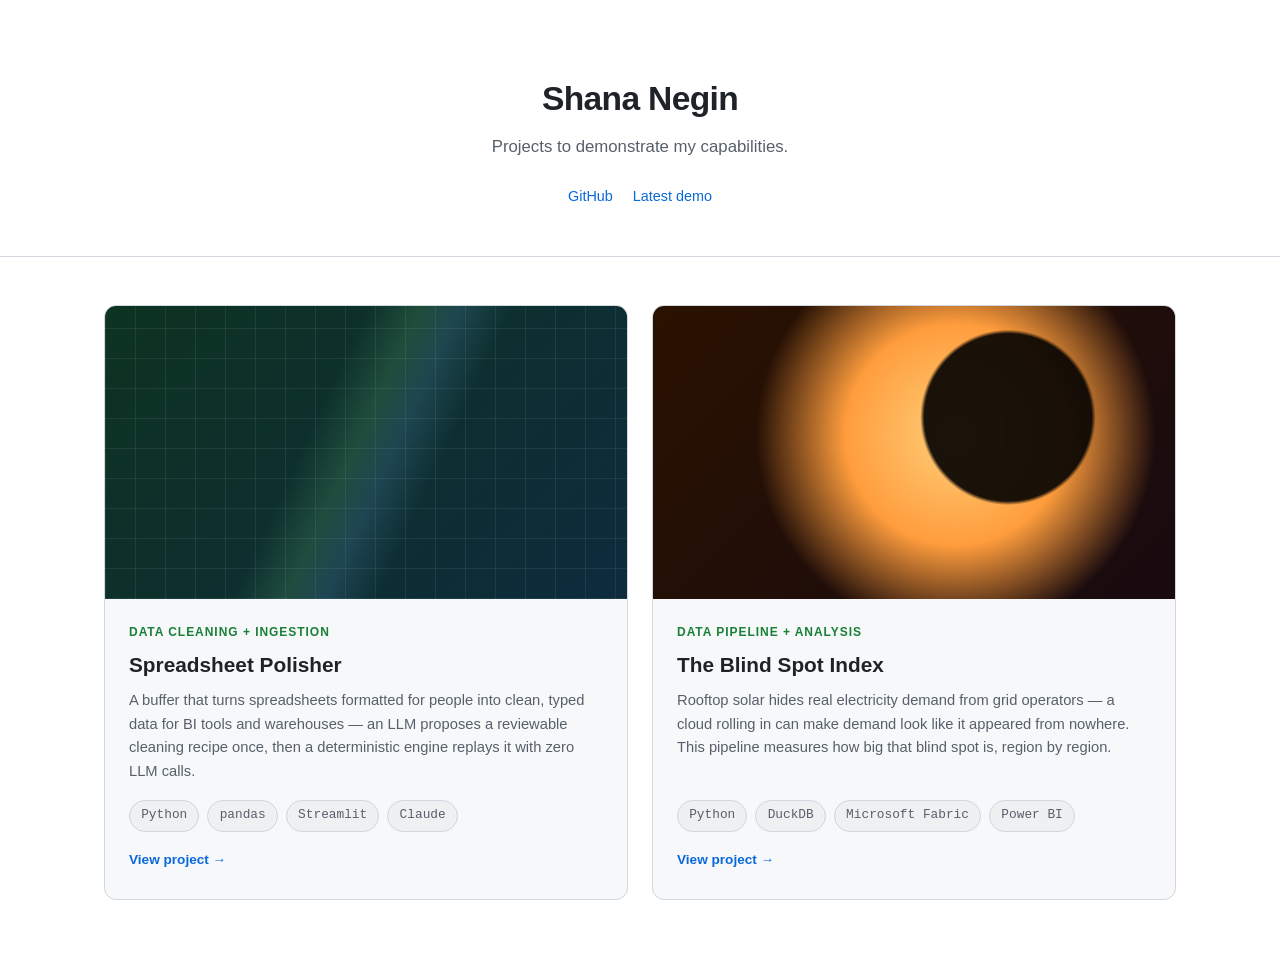
<file: index.html>
<!DOCTYPE html>
<html lang="en">
<head>
<meta charset="UTF-8">
<meta name="viewport" content="width=device-width, initial-scale=1.0">
<title>Shana Negin — Portfolio</title>
<meta name="description" content="Portfolio of data engineering projects — Spreadsheet Polisher and the Blind Spot Index.">
<link rel="stylesheet" href="assets/style.css">
</head>
<body>

<header class="hero">
  <h1>Shana Negin</h1>
  <p class="tagline">Projects to demonstrate my capabilities.</p>
  <div class="links">
    <a href="https://github.com/twofivesha" target="_blank" rel="noopener">GitHub</a>
    <a href="https://youtu.be/llYQRg-keBA" target="_blank" rel="noopener">Latest demo</a>
  </div>
</header>

<main class="wide">
  <div class="gallery">

    <a class="card" href="projects/spreadsheet-polisher.html">
      <div class="card-art card-art--polisher"></div>
      <div class="card-body">
        <div class="kicker">Data cleaning + ingestion</div>
        <h2 class="card-title">Spreadsheet Polisher</h2>
        <p class="card-summary">
          A buffer that turns spreadsheets formatted for people into clean, typed data
          for BI tools and warehouses — an LLM proposes a reviewable cleaning recipe
          once, then a deterministic engine replays it with zero LLM calls.
        </p>
        <div class="tags">
          <span class="tag">Python</span>
          <span class="tag">pandas</span>
          <span class="tag">Streamlit</span>
          <span class="tag">Claude</span>
        </div>
        <span class="card-cta">View project &rarr;</span>
      </div>
    </a>

    <a class="card" href="projects/blindspot.html">
      <div class="card-art card-art--blindspot"></div>
      <div class="card-body">
        <div class="kicker">Data pipeline + analysis</div>
        <h2 class="card-title">The Blind Spot Index</h2>
        <p class="card-summary">
          Rooftop solar hides real electricity demand from grid operators — a cloud
          rolling in can make demand look like it appeared from nowhere. This pipeline
          measures how big that blind spot is, region by region.
        </p>
        <div class="tags">
          <span class="tag">Python</span>
          <span class="tag">DuckDB</span>
          <span class="tag">Microsoft Fabric</span>
          <span class="tag">Power BI</span>
        </div>
        <span class="card-cta">View project &rarr;</span>
      </div>
    </a>

  </div>
</main>

</body>
</html>
</file>
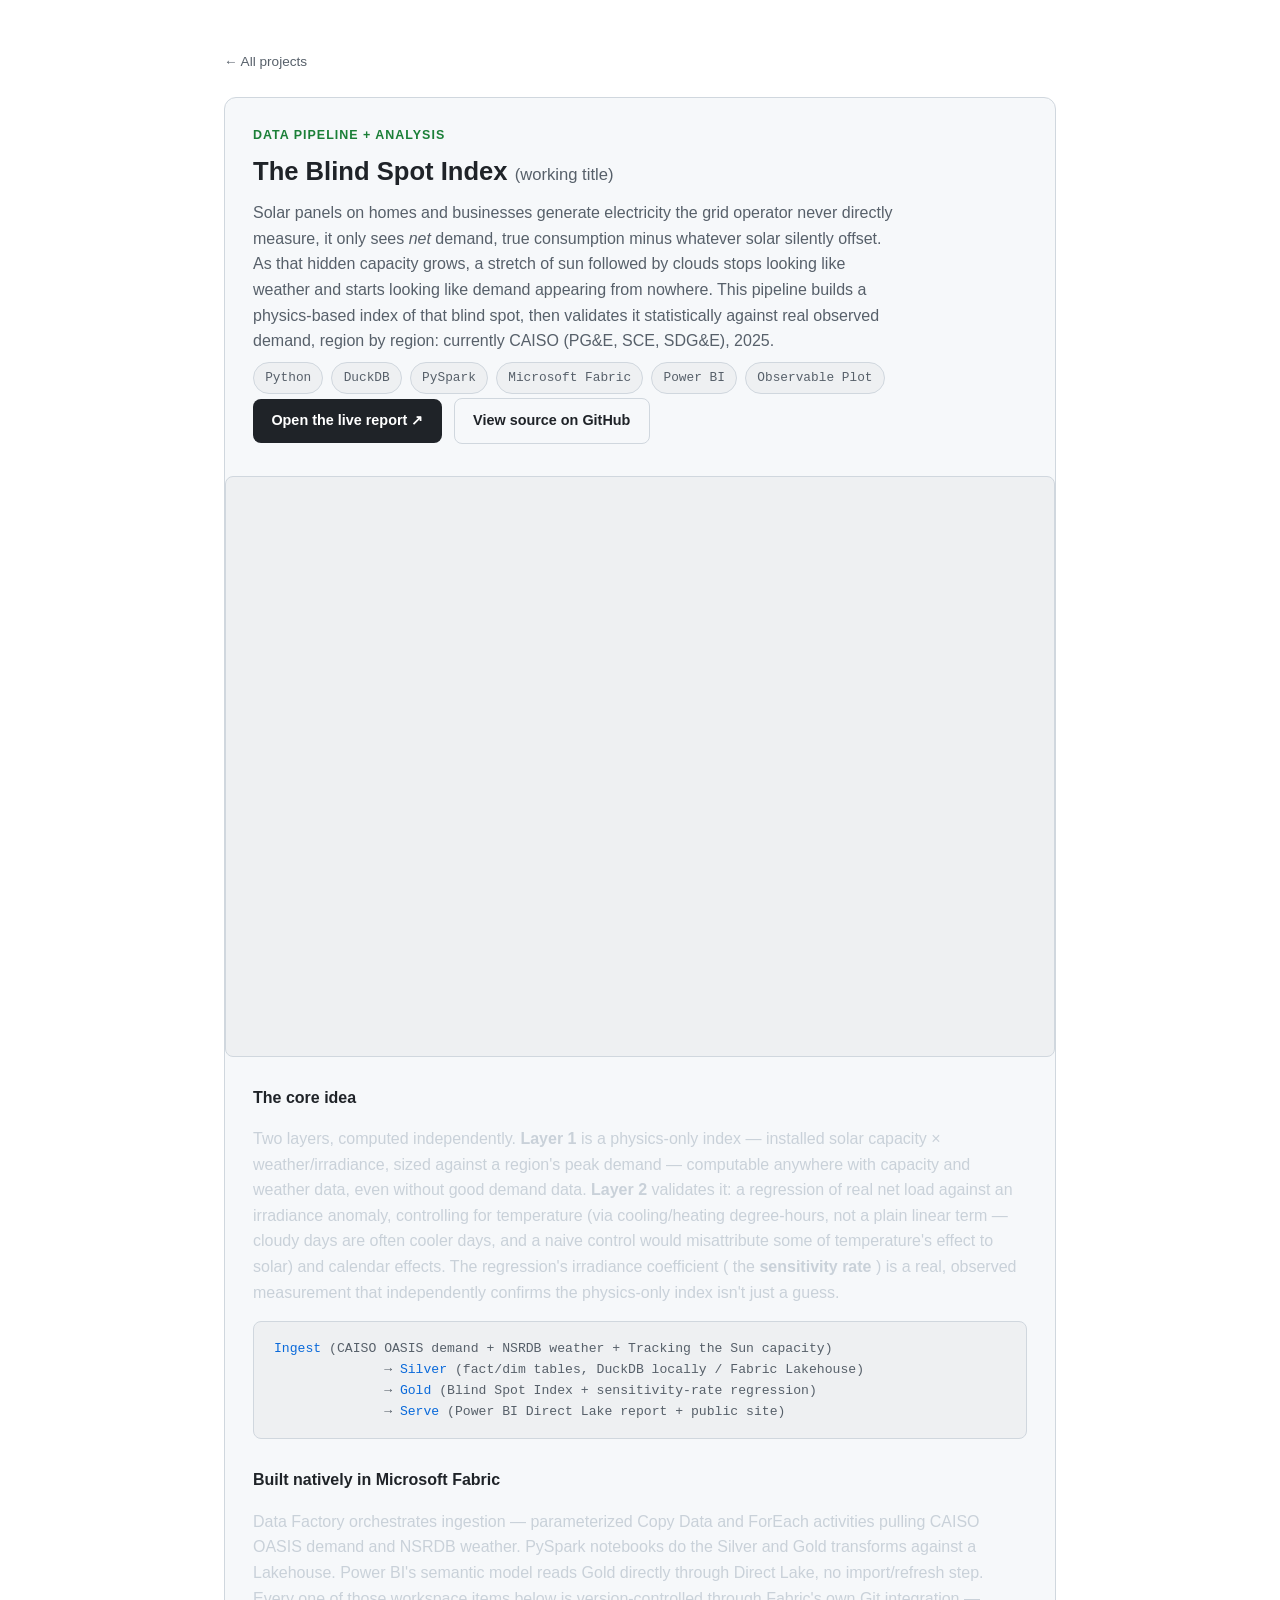
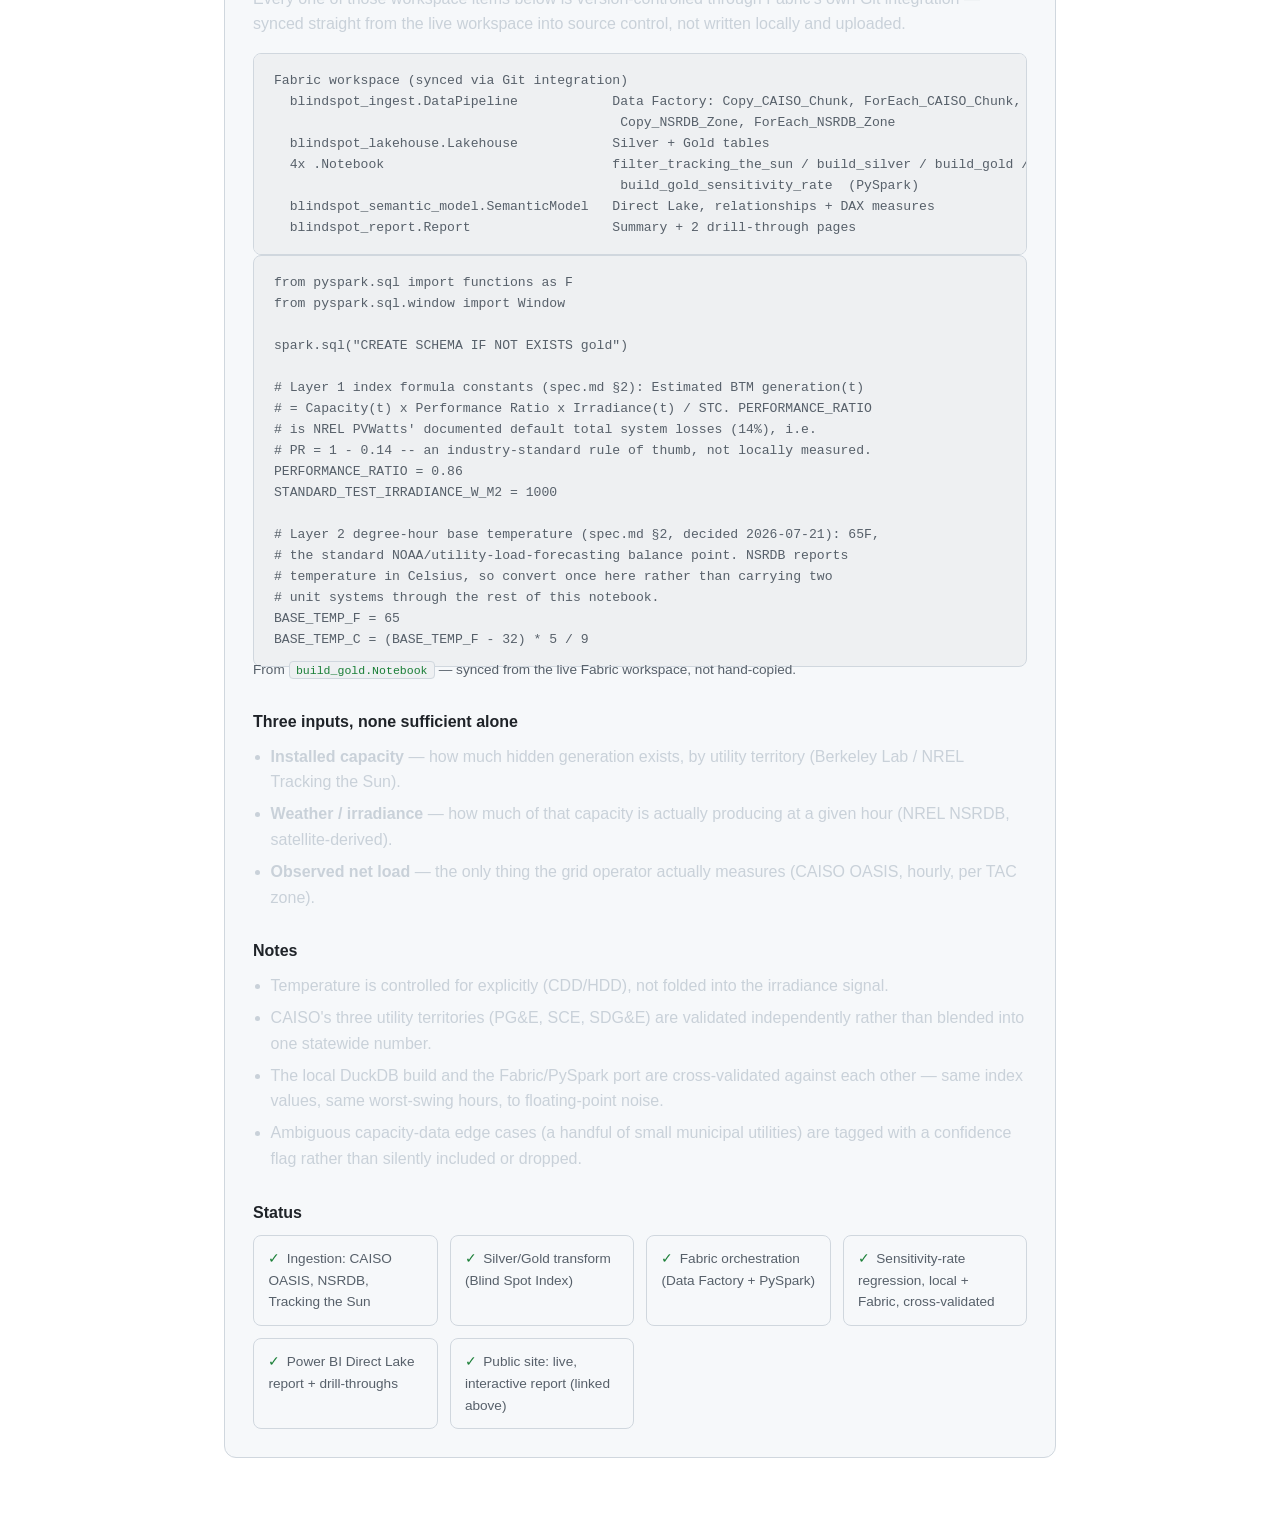
<file: projects/blindspot.html>
<!DOCTYPE html>
<html lang="en">
<head>
<meta charset="UTF-8">
<meta name="viewport" content="width=device-width, initial-scale=1.0">
<title>The Blind Spot Index — Shana Negin</title>
<meta name="description" content="A data pipeline that measures how much behind-the-meter solar hides real electricity demand from grid operators, region by region.">
<link rel="stylesheet" href="../assets/style.css">
</head>
<body>

<main>
  <a class="back-link" href="../index.html">&larr; All projects</a>

  <article class="project">
    <div class="project-header">
      <div class="kicker">Data pipeline + analysis</div>
      <h2>The Blind Spot Index <span style="font-weight:400; color:var(--text-dim); font-size:0.65em;">(working title)</span></h2>
      <p class="summary">
        Solar panels on homes and businesses generate electricity the grid operator
        never directly measure, it only sees <em>net</em> demand, true consumption
        minus whatever solar silently offset. As that hidden capacity grows, a stretch
        of sun followed by clouds stops looking like weather and starts looking like
        demand appearing from nowhere. This pipeline builds a physics-based index of
        that blind spot, then validates it statistically against real observed demand,
        region by region: currently CAISO (PG&amp;E, SCE, SDG&amp;E), 2025.
      </p>
      <div class="tags">
        <span class="tag">Python</span>
        <span class="tag">DuckDB</span>
        <span class="tag">PySpark</span>
        <span class="tag">Microsoft Fabric</span>
        <span class="tag">Power BI</span>
        <span class="tag">Observable Plot</span>
      </div>
      <div class="cta-row">
        <a class="report-cta" href="blindspot/index.html" target="_blank" rel="noopener">Open the live report &#8599;</a>
        <a class="report-cta report-cta--secondary" href="https://github.com/twofivesha/BlindSpot" target="_blank" rel="noopener">View source on GitHub</a>
      </div>
    </div>

    <!-- One wide graphic on desktop; the same four panels as a swipeable
         carousel on mobile. Each <img> falls back to a 1x1 transparent GIF so
         the browser only ever downloads the variant its breakpoint matches —
         CSS display:none does NOT stop a fetch, but an unmatched <source> does. -->
    <figure class="project-hero">
      <picture>
        <source media="(min-width: 701px)" srcset="blindspot/assets/4panel-final-1x.jpg">
        <img class="hero-wide" src="[data-uri]" loading="lazy"
             alt="Four-panel explainer. 1, Visible and hidden power: on a sunny day rooftop panels feed a house directly, so that generation never reaches the grid operator's meters. 2, Impact of clouds: when clouds roll in, solar output drops and traditional grid demand rises. 3, Solar plus storage: when solar goes straight back to the home or a battery, the utility doesn't always get to measure it. 4, The grid operator's view: an operator watches a demand curve that swings without an obvious cause — the panels are working, the meters just can't see them yet.">
      </picture>

      <div class="hero-carousel">
        <div class="hero-track" tabindex="0" role="group"
             aria-label="Explainer, 4 panels — scroll sideways to move between them">
          <picture>
            <source media="(max-width: 700px)" srcset="blindspot/assets/4panel-mobile-p1.jpg">
            <img src="[data-uri]" loading="lazy"
                 alt="Panel 1 of 4, Visible and Hidden Power: on a sunny day, rooftop panels feed the house directly. A sunny day provides maximum solar power.">
          </picture>
          <picture>
            <source media="(max-width: 700px)" srcset="blindspot/assets/4panel-mobile-p2.jpg">
            <img src="[data-uri]" loading="lazy"
                 alt="Panel 2 of 4, Impact of Clouds: rain and cloud cover cut output from rooftop and balcony panels. Clouds can increase traditional grid demand by reducing solar output.">
          </picture>
          <picture>
            <source media="(max-width: 700px)" srcset="blindspot/assets/4panel-mobile-p3.jpg">
            <img src="[data-uri]" loading="lazy"
                 alt="Panel 3 of 4, Solar + Storage: a street of homes running on batteries after dark. When solar goes straight back to the home, the utility doesn't always get to measure it.">
          </picture>
          <picture>
            <source media="(max-width: 700px)" srcset="blindspot/assets/4panel-mobile-p4.jpg">
            <img src="[data-uri]" loading="lazy"
                 alt="Panel 4 of 4, The Grid Operator's View: an operator watches a demand curve swing without an obvious cause. In a single hour, an estimated 4,800 megawatts of rooftop solar was quietly at work across PG&amp;E's territory, then clouds rolled in and it faded — none of it ever appeared on the power company's meters. The panels are working; the meters just can't see them yet.">
          </picture>
        </div>
        <div class="hero-dots" aria-hidden="true">
          <span class="is-current"></span><span></span><span></span><span></span>
        </div>
      </div>

      <figcaption class="hero-hint">Swipe to see all four panels</figcaption>
    </figure>

    <div class="project-body">
      <h3>The core idea</h3>
      <p>
        Two layers, computed independently. <strong>Layer 1</strong> is a physics-only
        index — installed solar capacity × weather/irradiance, sized against a region's
        peak demand — computable anywhere with capacity and weather data, even without
        good demand data. <strong>Layer 2</strong> validates it: a regression of real net
        load against an irradiance anomaly, controlling for temperature (via
        cooling/heating degree-hours, not a plain linear term — cloudy days are often
        cooler days, and a naive control would misattribute some of temperature's effect
        to solar) and calendar effects. The regression's irradiance coefficient ( the
        <strong>sensitivity rate</strong> ) is a real, observed measurement that
        independently confirms the physics-only index isn't just a guess.
      </p>

      <div class="flow"><span class="step">Ingest</span> (CAISO OASIS demand + NSRDB weather + Tracking the Sun capacity)
              → <span class="step">Silver</span> (fact/dim tables, DuckDB locally / Fabric Lakehouse)
              → <span class="step">Gold</span> (Blind Spot Index + sensitivity-rate regression)
              → <span class="step">Serve</span> (Power BI Direct Lake report + public site)</div>

      <h3>Built natively in Microsoft Fabric</h3>
      <p>
        Data Factory orchestrates ingestion — parameterized Copy Data and ForEach
        activities pulling CAISO OASIS demand and NSRDB weather. PySpark notebooks do
        the Silver and Gold transforms against a Lakehouse. Power BI's semantic model
        reads Gold directly through Direct Lake, no import/refresh step. Every one of
        those workspace items below is version-controlled through Fabric's own Git
        integration — synced straight from the live workspace into source control, not
        written locally and uploaded.
      </p>

      <div class="flow">Fabric workspace (synced via Git integration)
  blindspot_ingest.DataPipeline            Data Factory: Copy_CAISO_Chunk, ForEach_CAISO_Chunk,
                                            Copy_NSRDB_Zone, ForEach_NSRDB_Zone
  blindspot_lakehouse.Lakehouse            Silver + Gold tables
  4x .Notebook                             filter_tracking_the_sun / build_silver / build_gold /
                                            build_gold_sensitivity_rate  (PySpark)
  blindspot_semantic_model.SemanticModel   Direct Lake, relationships + DAX measures
  blindspot_report.Report                  Summary + 2 drill-through pages</div>

      <div class="flow">from pyspark.sql import functions as F
from pyspark.sql.window import Window

spark.sql("CREATE SCHEMA IF NOT EXISTS gold")

# Layer 1 index formula constants (spec.md §2): Estimated BTM generation(t)
# = Capacity(t) x Performance Ratio x Irradiance(t) / STC. PERFORMANCE_RATIO
# is NREL PVWatts' documented default total system losses (14%), i.e.
# PR = 1 - 0.14 -- an industry-standard rule of thumb, not locally measured.
PERFORMANCE_RATIO = 0.86
STANDARD_TEST_IRRADIANCE_W_M2 = 1000

# Layer 2 degree-hour base temperature (spec.md §2, decided 2026-07-21): 65F,
# the standard NOAA/utility-load-forecasting balance point. NSRDB reports
# temperature in Celsius, so convert once here rather than carrying two
# unit systems through the rest of this notebook.
BASE_TEMP_F = 65
BASE_TEMP_C = (BASE_TEMP_F - 32) * 5 / 9</div>
      <p style="color: var(--text-dim); font-size: 0.85rem; margin-top: -0.5rem;">
        From <code>build_gold.Notebook</code> — synced from the live Fabric workspace, not hand-copied.
      </p>

      <h3>Three inputs, none sufficient alone</h3>
      <ul class="bullets">
        <li><strong>Installed capacity</strong> — how much hidden generation exists, by utility territory (Berkeley Lab / NREL Tracking the Sun).</li>
        <li><strong>Weather / irradiance</strong> — how much of that capacity is actually producing at a given hour (NREL NSRDB, satellite-derived).</li>
        <li><strong>Observed net load</strong> — the only thing the grid operator actually measures (CAISO OASIS, hourly, per TAC zone).</li>
      </ul>

      <h3>Notes</h3>
      <ul class="bullets">
        <li>Temperature is controlled for explicitly (CDD/HDD), not folded into the irradiance signal.</li>
        <li>CAISO's three utility territories (PG&amp;E, SCE, SDG&amp;E) are validated independently rather than blended into one statewide number.</li>
        <li>The local DuckDB build and the Fabric/PySpark port are cross-validated against each other — same index values, same worst-swing hours, to floating-point noise.</li>
        <li>Ambiguous capacity-data edge cases (a handful of small municipal utilities) are tagged with a confidence flag rather than silently included or dropped.</li>
      </ul>

      <h3>Status</h3>
      <div class="status-grid">
        <div class="status-item"><span class="check">✓</span>Ingestion: CAISO OASIS, NSRDB, Tracking the Sun</div>
        <div class="status-item"><span class="check">✓</span>Silver/Gold transform (Blind Spot Index)</div>
        <div class="status-item"><span class="check">✓</span>Fabric orchestration (Data Factory + PySpark)</div>
        <div class="status-item"><span class="check">✓</span>Sensitivity-rate regression, local + Fabric, cross-validated</div>
        <div class="status-item"><span class="check">✓</span>Power BI Direct Lake report + drill-throughs</div>
        <div class="status-item"><span class="check">✓</span>Public site: live, interactive report (linked above)</div>
      </div>
    </div>
  </article>
</main>

<script>
// Light up the dot for whichever carousel panel is currently snapped into view.
(function () {
  var track = document.querySelector('.hero-track');
  var dots = document.querySelectorAll('.hero-dots span');
  if (!track || !dots.length) return;

  function sync() {
    var slide = track.firstElementChild;
    if (!slide) return;
    var step = slide.getBoundingClientRect().width;
    if (!step) return;
    var i = Math.min(dots.length - 1, Math.round(track.scrollLeft / step));
    for (var n = 0; n < dots.length; n++) {
      dots[n].classList.toggle('is-current', n === i);
    }
  }

  // Scroll events are already frame-aligned and the work here is four class
  // toggles, so this runs directly rather than through requestAnimationFrame.
  track.addEventListener('scroll', sync, { passive: true });
  window.addEventListener('resize', sync);
  sync();
})();
</script>

</body>
</html>
</file>
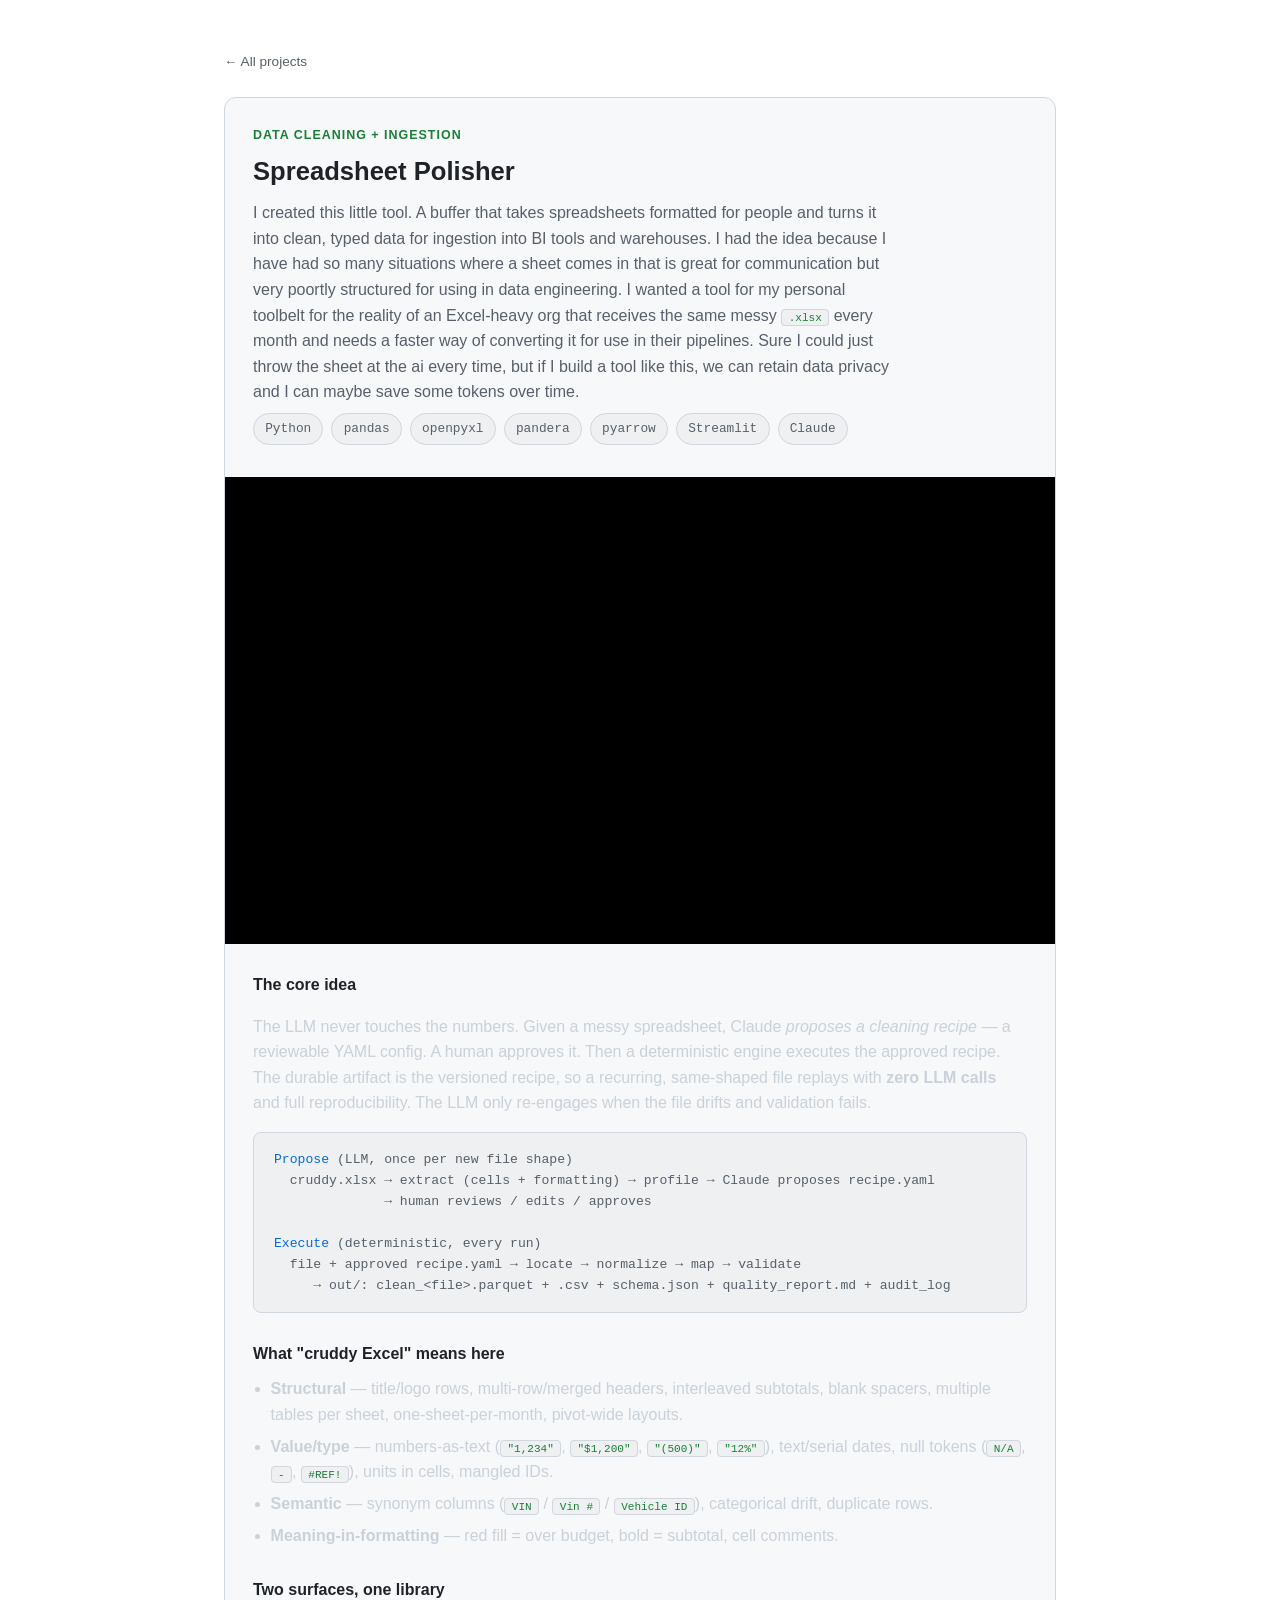
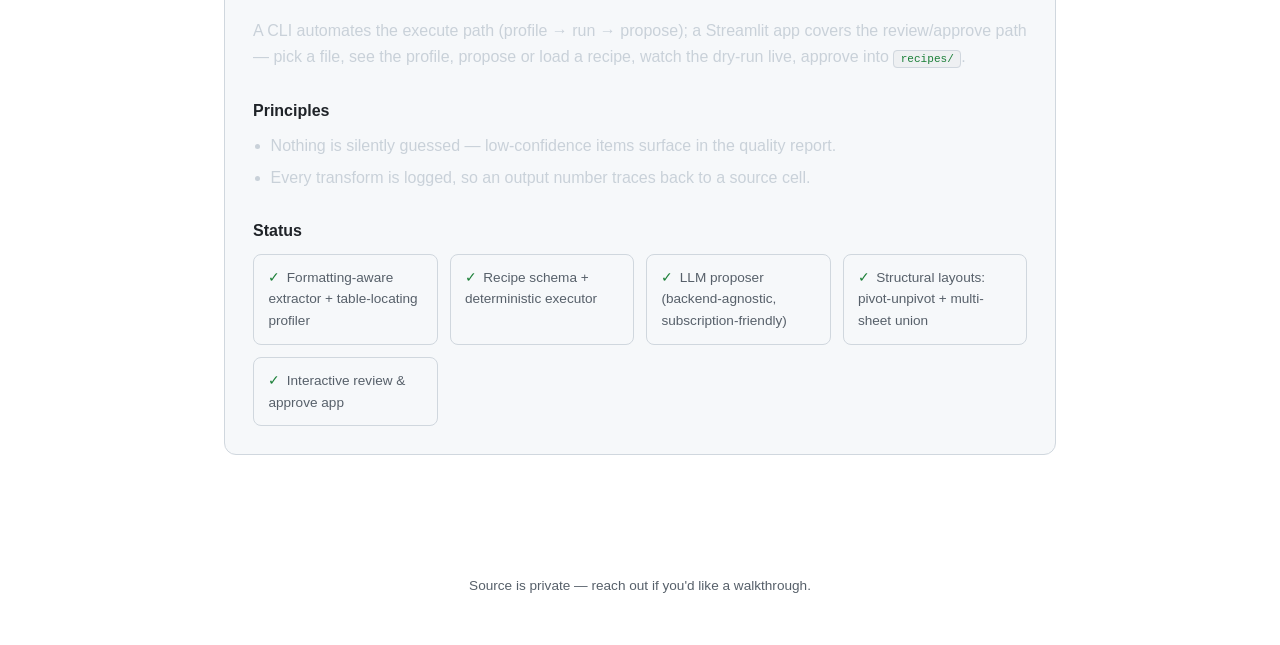
<file: projects/spreadsheet-polisher.html>
<!DOCTYPE html>
<html lang="en">
<head>
<meta charset="UTF-8">
<meta name="viewport" content="width=device-width, initial-scale=1.0">
<title>Spreadsheet Polisher — Shana Negin</title>
<meta name="description" content="A buffer that turns human-formatted spreadsheets into clean, typed data for BI tools and warehouses.">
<link rel="stylesheet" href="../assets/style.css">
</head>
<body>

<main>
  <a class="back-link" href="../index.html">&larr; All projects</a>

  <article class="project">
    <div class="project-header">
      <div class="kicker">Data cleaning + ingestion</div>
      <h2>Spreadsheet Polisher</h2>
      <p class="summary">
        I created this little tool. A buffer that takes spreadsheets formatted for people and turns it into clean, typed data for
        ingestion into BI tools and warehouses. I had the idea because I have had so many situations where a sheet comes in that is great for communication but very poortly structured for using in data engineering. I wanted a tool for my personal toolbelt for the reality of an Excel-heavy
        org that receives the same messy <code>.xlsx</code> every month and needs a faster way of converting it for use in their pipelines. Sure I could just throw the sheet at the ai every time, but if I build a tool like this, we can retain data privacy and I can maybe save some tokens over time.
      </p>
      <div class="tags">
        <span class="tag">Python</span>
        <span class="tag">pandas</span>
        <span class="tag">openpyxl</span>
        <span class="tag">pandera</span>
        <span class="tag">pyarrow</span>
        <span class="tag">Streamlit</span>
        <span class="tag">Claude</span>
      </div>
    </div>

    <div class="video-wrap">
      <iframe
        src="https://www.youtube.com/embed/llYQRg-keBA"
        title="SpreadsheetPolisher demo"
        loading="lazy"
        allow="accelerometer; autoplay; clipboard-write; encrypted-media; gyroscope; picture-in-picture"
        allowfullscreen>
      </iframe>
    </div>

    <div class="project-body">
      <h3>The core idea</h3>
      <p>
        The LLM never touches the numbers. Given a messy spreadsheet, Claude
        <em>proposes a cleaning recipe</em> — a reviewable YAML config. A human approves
        it. Then a deterministic engine executes the approved recipe. The durable
        artifact is the versioned recipe, so a recurring, same-shaped file replays with
        <strong>zero LLM calls</strong> and full reproducibility. The LLM only re-engages
        when the file drifts and validation fails.
      </p>

      <div class="flow"><span class="step">Propose</span> (LLM, once per new file shape)
  cruddy.xlsx → extract (cells + formatting) → profile → Claude proposes recipe.yaml
              → human reviews / edits / approves

<span class="step">Execute</span> (deterministic, every run)
  file + approved recipe.yaml → locate → normalize → map → validate
     → out/: clean_&lt;file&gt;.parquet + .csv + schema.json + quality_report.md + audit_log</div>

      <h3>What "cruddy Excel" means here</h3>
      <ul class="bullets">
        <li><strong>Structural</strong> — title/logo rows, multi-row/merged headers, interleaved subtotals, blank spacers, multiple tables per sheet, one-sheet-per-month, pivot-wide layouts.</li>
        <li><strong>Value/type</strong> — numbers-as-text (<code>"1,234"</code>, <code>"$1,200"</code>, <code>"(500)"</code>, <code>"12%"</code>), text/serial dates, null tokens (<code>N/A</code>, <code>-</code>, <code>#REF!</code>), units in cells, mangled IDs.</li>
        <li><strong>Semantic</strong> — synonym columns (<code>VIN</code> / <code>Vin #</code> / <code>Vehicle ID</code>), categorical drift, duplicate rows.</li>
        <li><strong>Meaning-in-formatting</strong> — red fill = over budget, bold = subtotal, cell comments.</li>
      </ul>

      <h3>Two surfaces, one library</h3>
      <p>
        A CLI automates the execute path (profile → run → propose); a Streamlit app
        covers the review/approve path — pick a file, see the profile, propose or load
        a recipe, watch the dry-run live, approve into <code>recipes/</code>.
      </p>

      <h3>Principles</h3>
      <ul class="bullets">
        <li>Nothing is silently guessed — low-confidence items surface in the quality report.</li>
        <li>Every transform is logged, so an output number traces back to a source cell.</li>
      </ul>

      <h3>Status</h3>
      <div class="status-grid">
        <div class="status-item"><span class="check">✓</span>Formatting-aware extractor + table-locating profiler</div>
        <div class="status-item"><span class="check">✓</span>Recipe schema + deterministic executor</div>
        <div class="status-item"><span class="check">✓</span>LLM proposer (backend-agnostic, subscription-friendly)</div>
        <div class="status-item"><span class="check">✓</span>Structural layouts: pivot-unpivot + multi-sheet union</div>
        <div class="status-item"><span class="check">✓</span>Interactive review &amp; approve app</div>
      </div>
    </div>
  </article>
</main>

<footer>
  Source is private — reach out if you'd like a walkthrough.
</footer>

</body>
</html>
</file>
<file: assets/style.css>
:root {
  --bg: #0d1117;
  --bg-panel: #151b23;
  --border: #2a3138;
  --text: #e6edf3;
  --text-dim: #8b949e;
  --accent: #7ee787;
  --accent-2: #79c0ff;
  --code-bg: #010409;
  --max-width: 880px;
  --max-width-wide: 1120px;
}
* { box-sizing: border-box; }
html { scroll-behavior: smooth; }
body {
  margin: 0;
  background: var(--bg);
  color: var(--text);
  font-family: -apple-system, BlinkMacSystemFont, "Segoe UI", Helvetica, Arial, sans-serif;
  line-height: 1.6;
  -webkit-text-size-adjust: 100%;
  overflow-wrap: break-word;
}
a { color: var(--accent-2); text-decoration: none; }
a:hover { text-decoration: underline; }

header.hero {
  padding: 4.5rem 1.5rem 3rem;
  text-align: center;
  border-bottom: 1px solid var(--border);
}
header.hero h1 {
  font-size: 2.1rem;
  margin: 0 0 0.5rem;
  letter-spacing: -0.02em;
}
header.hero p.tagline {
  color: var(--text-dim);
  font-size: 1.05rem;
  max-width: 560px;
  margin: 0 auto;
}
header.hero .links {
  margin-top: 1.5rem;
  display: flex;
  gap: 1.25rem;
  justify-content: center;
  flex-wrap: wrap;
  font-size: 0.9rem;
}

main {
  max-width: var(--max-width);
  margin: 0 auto;
  padding: 3rem 1.5rem 5rem;
}
main.wide { max-width: var(--max-width-wide); }

.back-link {
  display: inline-flex;
  align-items: center;
  gap: 0.35rem;
  font-size: 0.85rem;
  color: var(--text-dim);
  margin-bottom: 1.5rem;
}
.back-link:hover { color: var(--accent-2); text-decoration: none; }

/* Gallery / project cards on the front page */
.gallery {
  display: grid;
  /* min() keeps a 300px track from forcing the page wider than a narrow phone */
  grid-template-columns: repeat(auto-fit, minmax(min(300px, 100%), 1fr));
  gap: 1.5rem;
}

.card {
  display: flex;
  flex-direction: column;
  background: var(--bg-panel);
  border: 1px solid var(--border);
  border-radius: 12px;
  overflow: hidden;
  color: inherit;
  text-decoration: none;
  transition: transform 0.15s ease, border-color 0.15s ease, box-shadow 0.15s ease;
}
.card:hover,
.card:focus-visible {
  transform: translateY(-3px);
  border-color: var(--accent-2);
  box-shadow: 0 12px 28px -14px rgba(0, 0, 0, 0.55);
}
.card:hover .card-title,
.card:focus-visible .card-title { text-decoration: underline; }

.card-art {
  width: 100%;
  aspect-ratio: 16 / 9;
  position: relative;
}

.card-art--polisher {
  background:
    repeating-linear-gradient(0deg, rgba(255, 255, 255, 0.07) 0, rgba(255, 255, 255, 0.07) 1px, transparent 1px, transparent 30px),
    repeating-linear-gradient(90deg, rgba(255, 255, 255, 0.07) 0, rgba(255, 255, 255, 0.07) 1px, transparent 1px, transparent 30px),
    linear-gradient(135deg, #0d3321 0%, #0d2b3d 100%);
}
.card-art--polisher::after {
  content: "";
  position: absolute;
  inset: 0;
  background: linear-gradient(115deg, transparent 40%, rgba(126, 231, 135, 0.16) 48%, rgba(121, 192, 255, 0.16) 54%, transparent 62%);
}

.card-art--blindspot {
  background:
    radial-gradient(circle at 68% 38%, rgba(6, 4, 2, 0.92) 0 21%, transparent 22%),
    radial-gradient(circle at 58% 44%, #ffcf7a 0%, #ff9d3d 32%, rgba(255, 157, 61, 0) 58%),
    linear-gradient(135deg, #2a1200 0%, #180a10 100%);
}

.card-body {
  padding: 1.5rem 1.5rem 1.75rem;
  display: flex;
  flex-direction: column;
  flex: 1;
}
.card-body .kicker {
  color: var(--accent);
  font-size: 0.75rem;
  font-weight: 600;
  letter-spacing: 0.08em;
  text-transform: uppercase;
}
.card-title {
  margin: 0.35rem 0 0.5rem;
  font-size: 1.3rem;
  color: var(--text);
}
.card-summary {
  color: var(--text-dim);
  font-size: 0.92rem;
  margin: 0 0 1rem;
  flex: 1;
}
.card .tags { margin-bottom: 1.1rem; }
.card-cta {
  font-size: 0.85rem;
  color: var(--accent-2);
  font-weight: 600;
}

.project {
  background: var(--bg-panel);
  border: 1px solid var(--border);
  border-radius: 12px;
  overflow: hidden;
}
/* Explainer graphic between the project header and the write-up — framed to
   match .report-embed, which is unused for now but kept for when the charts
   come back inline.
   Desktop gets one wide image; below 700px the same four panels become a
   swipeable carousel (see the mobile block at the end of this file), which
   keeps the explainer one screen tall instead of ~2400px of scrolling.
   aspect-ratio is pinned so space is reserved before the image loads. */
.project-hero {
  margin: 1.5rem 0 0;
  background: var(--code-bg);
  border: 1px solid var(--border);
  border-radius: 8px;
  overflow: hidden;
}
.project-hero .hero-wide {
  display: block;
  width: 100%;
  height: auto;
  aspect-ratio: 1040 / 727;
}
.project-hero .hero-carousel,
.project-hero .hero-hint { display: none; }

.project-header {
  padding: 1.75rem 1.75rem 0.5rem;
}
.project-header .kicker {
  color: var(--accent);
  font-size: 0.78rem;
  font-weight: 600;
  letter-spacing: 0.08em;
  text-transform: uppercase;
}
.project-header h2 {
  margin: 0.35rem 0 0.5rem;
  font-size: 1.6rem;
}
.project-header p.summary {
  color: var(--text-dim);
  margin: 0 0 0.5rem;
  max-width: 640px;
}

.report-cta {
  display: inline-flex;
  align-items: center;
  gap: 0.4rem;
  background: var(--text);
  color: var(--bg);
  font-weight: 600;
  padding: 0.65rem 1.15rem;
  border-radius: 8px;
  font-size: 0.9rem;
  margin-top: 0.25rem;
}
.report-cta:hover { text-decoration: none; opacity: 0.85; }

.cta-row {
  display: flex;
  flex-wrap: wrap;
  align-items: center;
  gap: 0.75rem;
}

.report-cta--secondary {
  background: transparent;
  color: var(--text);
  border: 1px solid var(--border);
}
.report-cta--secondary:hover { text-decoration: none; opacity: 0.7; }

.report-embed {
  position: relative;
  width: 100%;
  height: 85vh;
  max-height: 1000px;
  min-height: 640px;
  border: 1px solid var(--border);
  border-radius: 8px;
  overflow: hidden;
  margin: 1.5rem 0 0;
  background: var(--bg);
}
.report-embed iframe {
  width: 100%;
  height: 100%;
  border: 0;
}

.video-wrap {
  position: relative;
  width: 100%;
  padding-top: 56.25%;
  background: #000;
  margin: 1.5rem 0 0;
}
.video-wrap iframe {
  position: absolute;
  inset: 0;
  width: 100%;
  height: 100%;
  border: 0;
}

.project-body {
  padding: 1.75rem;
}
.project-body h3 {
  font-size: 1rem;
  color: var(--text);
  margin: 1.75rem 0 0.6rem;
}
.project-body h3:first-child { margin-top: 0; }
.project-body p { color: #c9d1d9; }

.flow {
  background: var(--code-bg);
  border: 1px solid var(--border);
  border-radius: 8px;
  padding: 1rem 1.25rem;
  font-family: ui-monospace, SFMono-Regular, "SF Mono", Menlo, monospace;
  font-size: 0.82rem;
  color: #9ba7b4;
  overflow-x: auto;
  white-space: pre;
}
.flow .step { color: var(--accent-2); }

ul.bullets {
  margin: 0;
  padding-left: 1.1rem;
  color: #c9d1d9;
}
ul.bullets li { margin-bottom: 0.4rem; }
ul.bullets code, p code {
  background: var(--code-bg);
  border: 1px solid var(--border);
  border-radius: 4px;
  padding: 0.1rem 0.4rem;
  font-size: 0.85em;
  color: var(--accent);
}

.tags {
  display: flex;
  flex-wrap: wrap;
  gap: 0.5rem;
}
.tag {
  background: var(--code-bg);
  border: 1px solid var(--border);
  color: var(--text-dim);
  padding: 0.3rem 0.7rem;
  border-radius: 999px;
  font-size: 0.8rem;
  font-family: ui-monospace, SFMono-Regular, "SF Mono", Menlo, monospace;
}

.status-grid {
  display: grid;
  grid-template-columns: repeat(auto-fit, minmax(180px, 1fr));
  gap: 0.75rem;
}
.status-item {
  border: 1px solid var(--border);
  border-radius: 8px;
  padding: 0.75rem 0.9rem;
  font-size: 0.85rem;
  color: var(--text-dim);
}
.status-item .check { color: var(--accent); margin-right: 0.4rem; }
.status-item .pending { color: var(--accent-2); margin-right: 0.4rem; }

footer {
  text-align: center;
  padding: 2.5rem 1.5rem 3rem;
  color: var(--text-dim);
  font-size: 0.85rem;
}

@media (prefers-color-scheme: light) {
  :root {
    --bg: #ffffff;
    --bg-panel: #f6f8fa;
    --border: #d0d7de;
    --text: #1f2328;
    --text-dim: #57606a;
    --accent: #1a7f37;
    --accent-2: #0969da;
    --code-bg: #eef0f2;
  }
  .flow { color: #57606a; }
}

/* ---------------------------------------------------------------
   Mobile layout
   700px: phones + small tablets — tighten padding, shrink type,
          swap the project hero to its stacked artwork.
   430px: narrow phones — one more step down.
   --------------------------------------------------------------- */
@media (max-width: 700px) {
  main { padding: 2rem 1rem 3.5rem; }

  header.hero { padding: 3.25rem 1.25rem 2.25rem; }
  header.hero h1 { font-size: 1.75rem; }
  header.hero p.tagline { font-size: 0.98rem; }
  header.hero .links { margin-top: 1.15rem; gap: 1rem; }

  .gallery { gap: 1.15rem; }
  .card-body { padding: 1.15rem 1.15rem 1.35rem; }
  .card-title { font-size: 1.2rem; }

  /* The explainer becomes a one-panel-at-a-time swipe carousel.
     Slides are 92% wide so the next one peeks in from the right — that
     edge is what tells you there is more to see before you touch it. */
  .project-hero { margin-top: 1.15rem; }
  .project-hero .hero-wide { display: none; }
  .project-hero .hero-carousel { display: block; }

  .hero-track {
    display: flex;
    overflow-x: auto;
    scroll-snap-type: x mandatory;
    overscroll-behavior-x: contain;
    -webkit-overflow-scrolling: touch;
    scrollbar-width: none;
  }
  .hero-track::-webkit-scrollbar { display: none; }
  .hero-track:focus-visible { outline: 2px solid var(--accent-2); outline-offset: -2px; }

  .hero-track picture {
    flex: 0 0 92%;
    scroll-snap-align: center;
    display: block;
  }
  .hero-track img {
    display: block;
    width: 100%;
    height: auto;
    /* Panels 1-3 are 800x1300; panel 4 is shorter (800x1060). Pinning every
       slide to the tall ratio keeps the track from resizing mid-swipe, and
       object-position:top drops panel 4's letterbox at the bottom, where
       #1a202c matches the colour sampled from that artwork's bottom edge. */
    aspect-ratio: 800 / 1300;
    object-fit: contain;
    object-position: top;
    background: #1a202c;
  }

  .hero-dots {
    display: flex;
    justify-content: center;
    gap: 0.4rem;
    padding: 0.7rem 0 0.55rem;
  }
  .hero-dots span {
    width: 6px;
    height: 6px;
    border-radius: 50%;
    background: var(--border);
    transition: background 0.2s ease;
  }
  .hero-dots span.is-current { background: var(--text-dim); }

  .project-hero .hero-hint {
    display: block;
    text-align: center;
    color: var(--text-dim);
    font-size: 0.75rem;
    padding: 0 0 0.15rem;
  }

  .project-header { padding: 1.25rem 1.15rem 0.5rem; }
  .project-header h2 { font-size: 1.35rem; }
  .project-body { padding: 1.25rem 1.15rem 1.5rem; }
  .project-body h3 { margin-top: 1.5rem; }

  /* Buttons share the row and fill it rather than stacking ragged-left */
  .cta-row .report-cta { flex: 1 1 auto; justify-content: center; }

  .report-embed {
    height: 80vh;
    min-height: 480px;
    margin-top: 1.15rem;
  }

  .flow { font-size: 0.75rem; padding: 0.85rem 0.9rem; }
  .status-grid { gap: 0.6rem; }
}

@media (max-width: 430px) {
  main { padding: 1.75rem 0.85rem 3rem; }

  header.hero { padding: 2.75rem 1rem 2rem; }
  header.hero h1 { font-size: 1.55rem; }

  .project-header h2 { font-size: 1.2rem; }
  .project-header p.summary,
  .card-summary { font-size: 0.9rem; }

  .flow { font-size: 0.7rem; }
  .tag { font-size: 0.72rem; padding: 0.25rem 0.55rem; }
}
</file>
